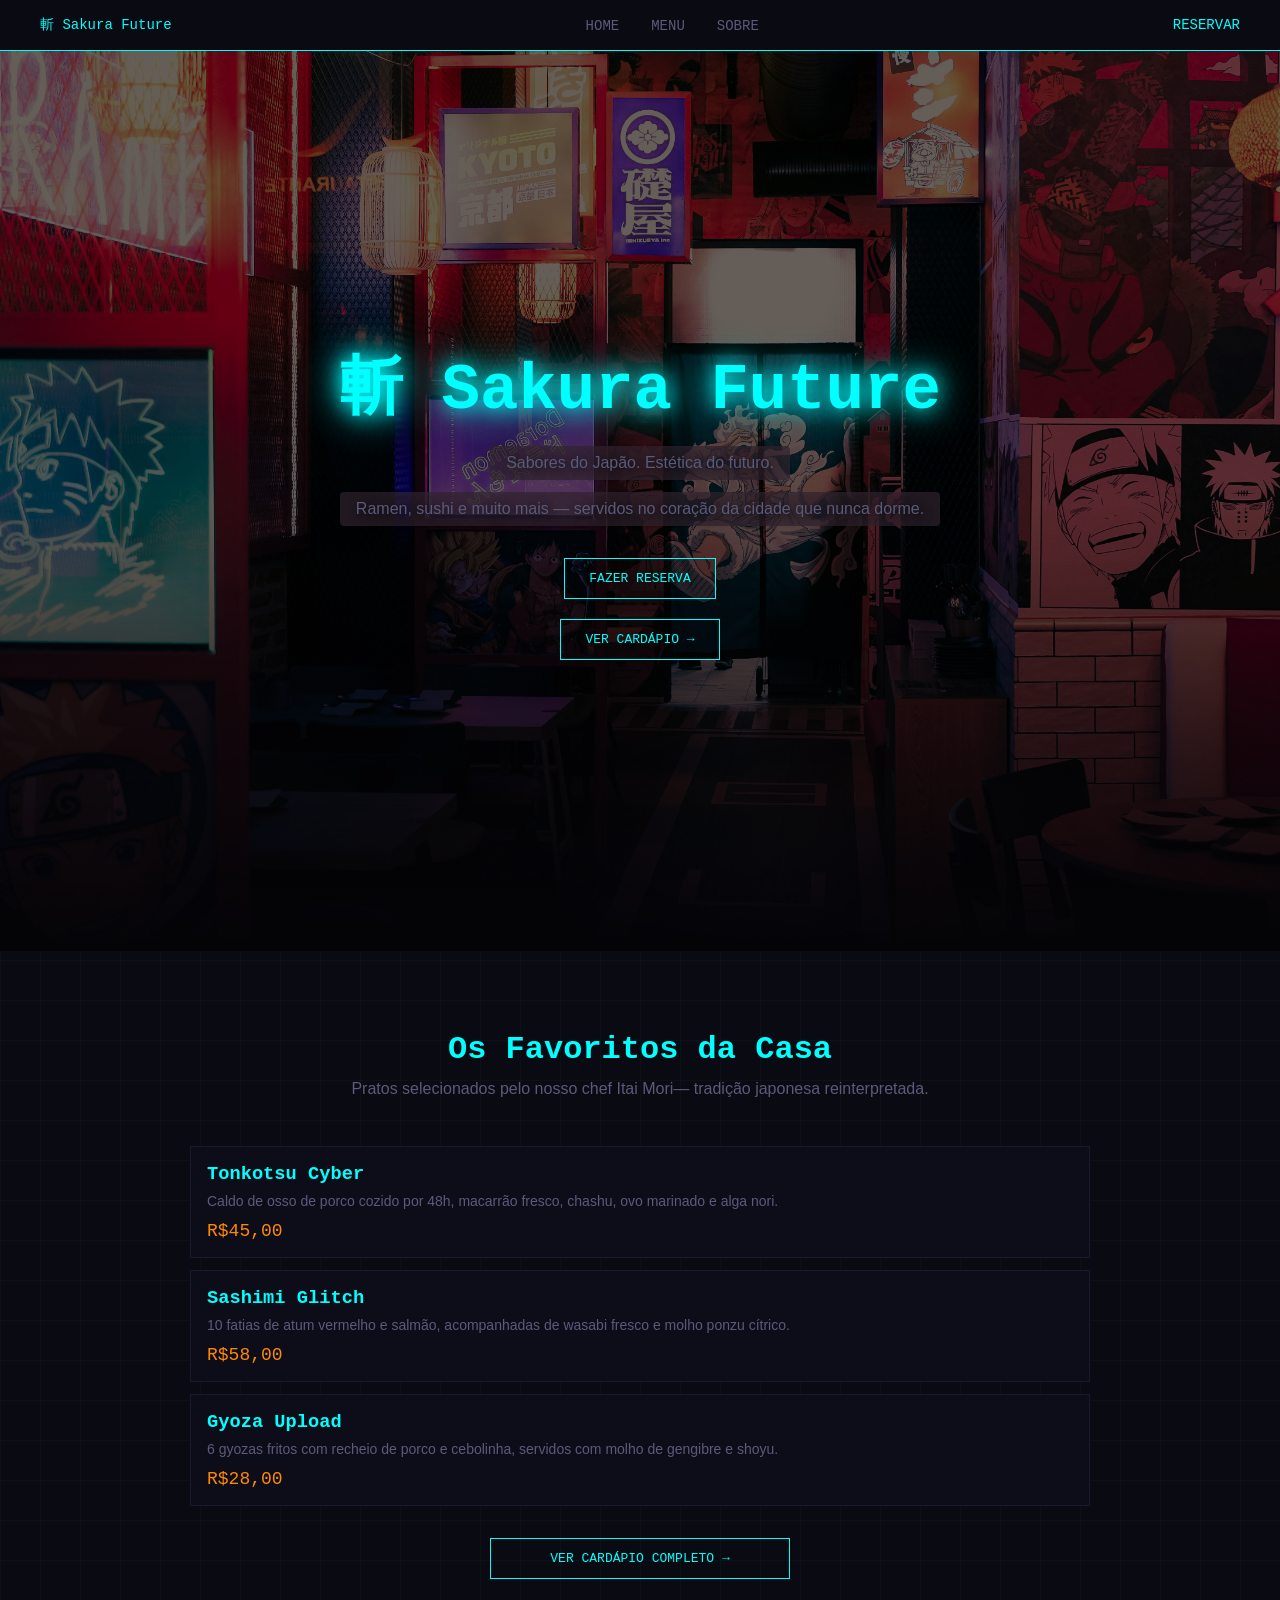
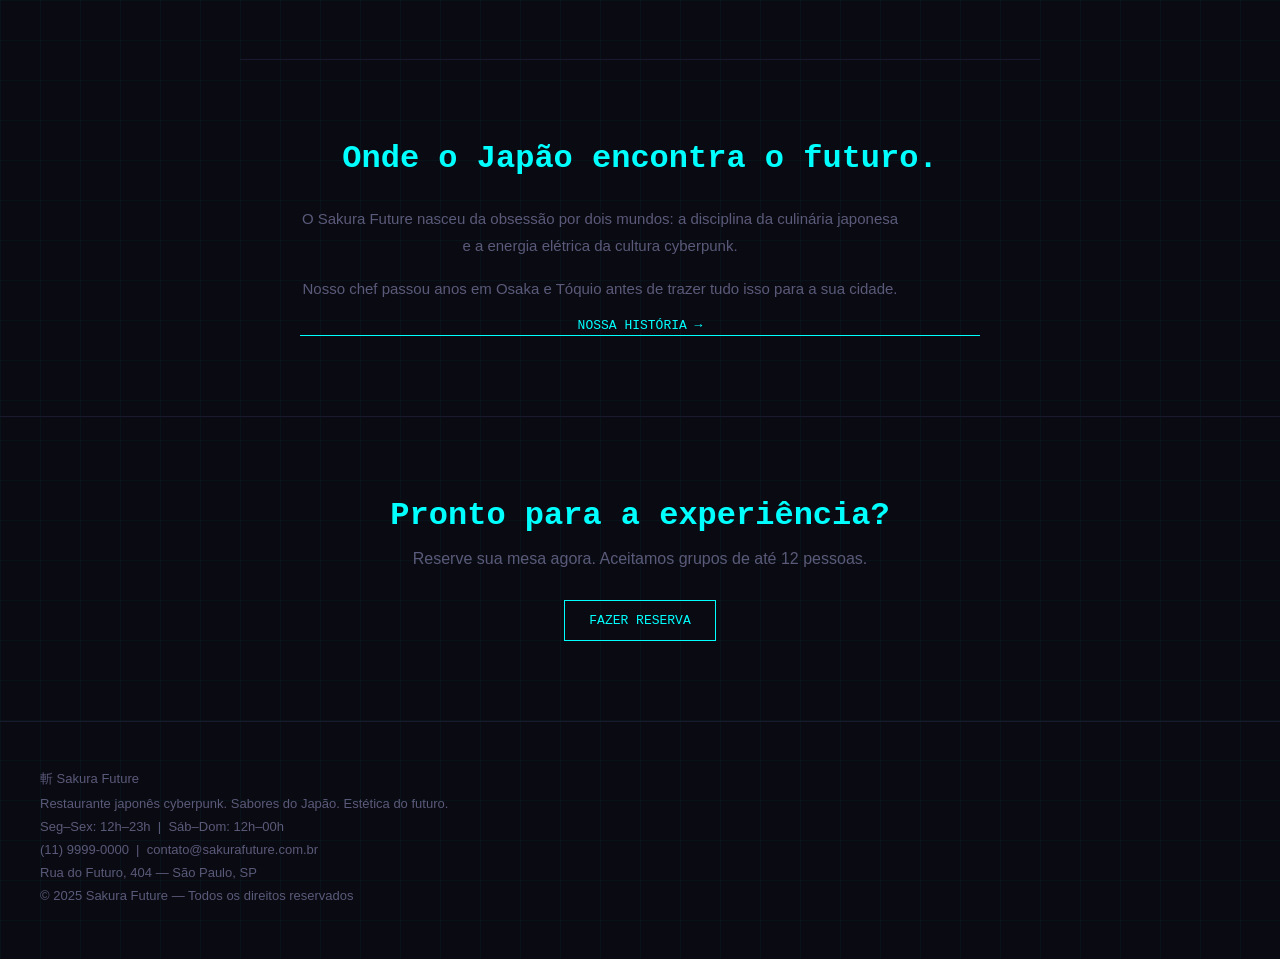
<file: index.html>
<!doctype html>
<html lang="pt-BR">
  <head>
    <meta charset="UTF-8" />
    <meta name="viewport" content="width=device-width, initial-scale=1.0" />
    <title>Sakura Future — Restaurante Japonês</title>
    <link rel="stylesheet" href="style.css" />
  </head>

  <body>
    <nav>
      <a href="index.html">斬 Sakura Future</a>
      <ul>
        <li><a href="index.html">HOME</a></li>
        <li><a href="menu.html">MENU</a></li>
        <li><a href="sobre.html">SOBRE</a></li>
      </ul>
      <a href="reservas.html">RESERVAR</a>
    </nav>

    <div class="principal-gradient">
      <section id="principal">
        <h1>斬 Sakura Future</h1>
        <p>Sabores do Japão. Estética do futuro.</p>
        <p>
          Ramen, sushi e muito mais — servidos no coração da cidade que nunca
          dorme.
        </p>
        <a href="reservas.html">FAZER RESERVA</a>
        <a href="menu.html">VER CARDÁPIO →</a>
      </section>
    </div>

    <section id="destaques">
      <h2>Os Favoritos da Casa</h2>
      <p>
        Pratos selecionados pelo nosso chef Itai Mori— tradição japonesa
        reinterpretada.
      </p>

      <article>
        <h3>Tonkotsu Cyber</h3>
        <p>
          Caldo de osso de porco cozido por 48h, macarrão fresco, chashu, ovo
          marinado e alga nori.
        </p>
        <span>R$45,00</span>
      </article>

      <article>
        <h3>Sashimi Glitch</h3>
        <p>
          10 fatias de atum vermelho e salmão, acompanhadas de wasabi fresco e
          molho ponzu cítrico.
        </p>
        <span>R$58,00</span>
      </article>

      <article id="entrada">
        <h3>Gyoza Upload</h3>
        <p>
          6 gyozas fritos com recheio de porco e cebolinha, servidos com molho
          de gengibre e shoyu.
        </p>
        <span>R$28,00</span>
      </article>

      <a href="menu.html" class="btn-link">VER CARDÁPIO COMPLETO →</a>
    </section>

    <section id="sobre">
      <h2>Onde o Japão encontra o futuro.</h2>
      <p>
        O Sakura Future nasceu da obsessão por dois mundos: a disciplina da
        culinária japonesa e a energia elétrica da cultura cyberpunk.
      </p>
      <p>
        Nosso chef passou anos em Osaka e Tóquio antes de trazer tudo isso para
        a sua cidade.
      </p>
      <a href="sobre.html">NOSSA HISTÓRIA →</a>
    </section>

    <section id="reserva">
      <h2>Pronto para a experiência?</h2>
      <p>Reserve sua mesa agora. Aceitamos grupos de até 12 pessoas.</p>
      <a href="reservas.html">FAZER RESERVA</a>
    </section>

    <footer>
      <p>斬 Sakura Future</p>
      <p>
        Restaurante japonês cyberpunk. Sabores do Japão. Estética do futuro.
      </p>

      <nav>
        <a href="index.html">Home</a>
        <a href="menu.html">Menu</a>
        <a href="sobre.html">Sobre</a>
        <a href="reservas.html">Reservar</a>
      </nav>

      <p>Seg–Sex: 12h–23h &nbsp;|&nbsp; Sáb–Dom: 12h–00h</p>
      <p>(11) 9999-0000 &nbsp;|&nbsp; contato@sakurafuture.com.br</p>
      <p>Rua do Futuro, 404 — São Paulo, SP</p>
      <p>© 2025 Sakura Future — Todos os direitos reservados</p>
    </footer>
  </body>
</html>
</file>
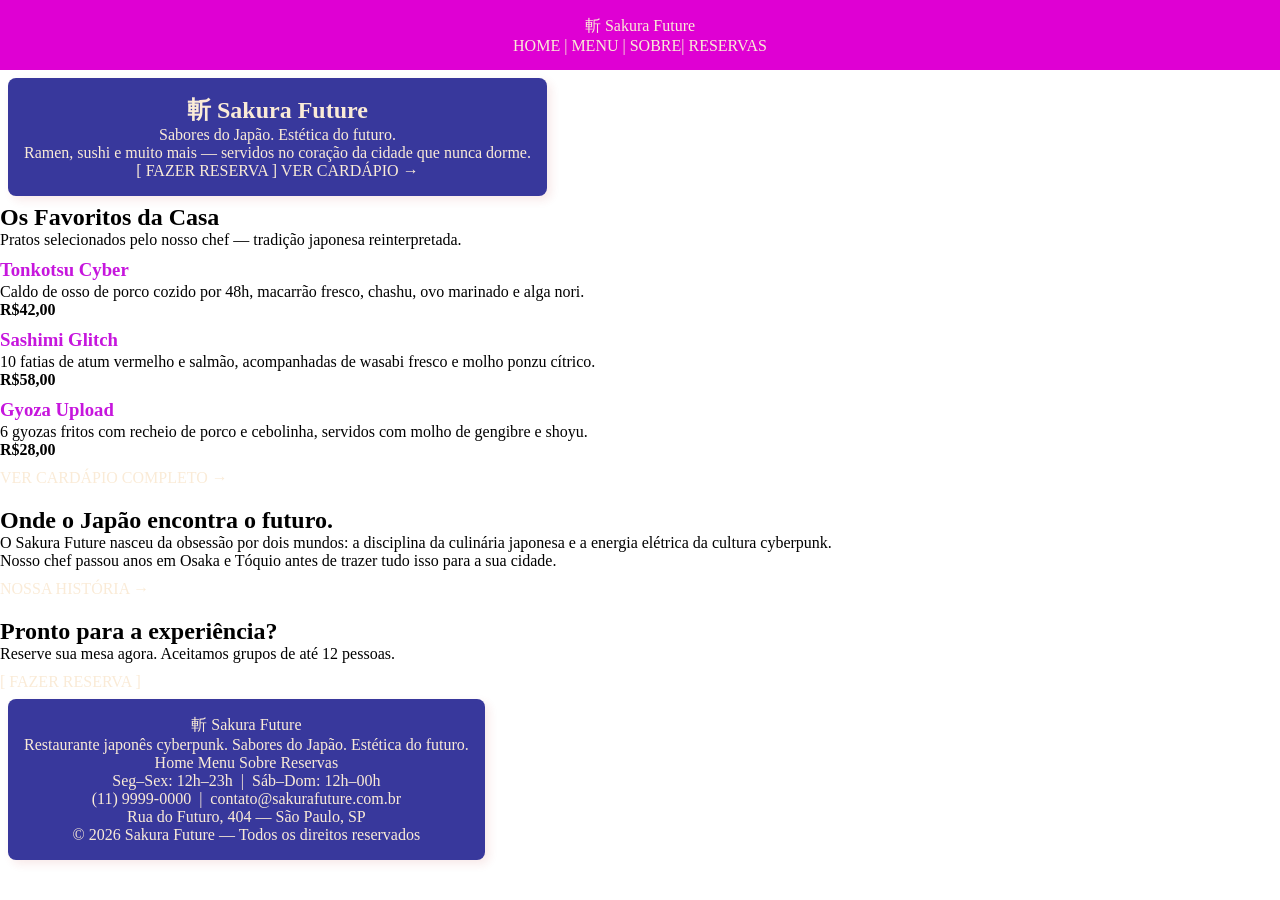
<file: Sakura-future/index.html>
<!doctype html>
<html lang="en">
  <head>
    <meta charset="UTF-8" />
    <meta name="viewport" content="width=device-width, initial-scale=1.0" />
    <title>Sakura Future — Restaurante Japonês</title>
    <link rel="stylesheet" href="style.css" />
  </head>

  <body>
    <nav id="INICIO" class="inicio-barra">
      <a href="index.html">斬 Sakura Future</a>
      <p>
        <a href="index.html">HOME</a> | <a href="menu.html">MENU</a> |
        <a href="sobre.html">SOBRE</a>|
        <a href="reservas.html" class="btn">RESERVAS</a>
      </p>
    </nav>

    <section id="principal">
      <h1>斬 Sakura Future</h1>
      <p>Sabores do Japão. Estética do futuro.</p>
      <p>
        Ramen, sushi e muito mais — servidos no coração da cidade que nunca
        dorme.
      </p>
      <a href="reservas.html">[ FAZER RESERVA ]</a>
      <a href="menu.html">VER CARDÁPIO →</a>
    </section>

    <section id="destaques">
      <h2>Os Favoritos da Casa</h2>
      <p>
        Pratos selecionados pelo nosso chef — tradição japonesa reinterpretada.
      </p>
      <div style="height: 10px"></div>

      <article>
        <h3>Tonkotsu Cyber</h3>
        <p>
          Caldo de osso de porco cozido por 48h, macarrão fresco, chashu, ovo
          marinado e alga nori.
        </p>
        <span><strong>R$42,00</strong></span>
      </article>
      <div style="height: 10px"></div>

      <article>
        <h3>Sashimi Glitch</h3>
        <p>
          10 fatias de atum vermelho e salmão, acompanhadas de wasabi fresco e
          molho ponzu cítrico.
        </p>
        <span><strong>R$58,00</strong></span>
      </article>
      <div style="height: 10px"></div>

      <article>
        <h3>Gyoza Upload</h3>
        <p>
          6 gyozas fritos com recheio de porco e cebolinha, servidos com molho
          de gengibre e shoyu.
        </p>
        <span><strong>R$28,00</strong></span>
      </article>
      <div style="height: 10px"></div>

      <a href="menu.html"> VER CARDÁPIO COMPLETO →</a>
    </section>
    <div style="height: 20px"></div>

    <section id="sobre">
      <h2>Onde o Japão encontra o futuro.</h2>
      <p>
        O Sakura Future nasceu da obsessão por dois mundos: a disciplina da
        culinária japonesa e a energia elétrica da cultura cyberpunk.
      </p>
      <p>
        Nosso chef passou anos em Osaka e Tóquio antes de trazer tudo isso para
        a sua cidade.
      </p>
      <div style="height: 10px"></div>

      <a href="sobre.html">NOSSA HISTÓRIA →</a>
    </section>

    <div style="height: 20px"></div>

    <section id="reserva">
      <h2>Pronto para a experiência?</h2>
      <p>Reserve sua mesa agora. Aceitamos grupos de até 12 pessoas.</p>
      <div style="height: 10px"></div>

      <a href="reservas.html">[ FAZER RESERVA ]</a>
    </section>

    <section id="fim_da_pagina">
      <p>斬 Sakura Future</p>
      <p>
        Restaurante japonês cyberpunk. Sabores do Japão. Estética do futuro.
      </p>

      <nav>
        <a href="index.html">Home</a>
        <a href="menu.html">Menu</a>
        <a href="sobre.html">Sobre</a>
        <a href="reservas.html">Reservas</a>
      </nav>

      <p>Seg–Sex: 12h–23h &nbsp;|&nbsp; Sáb–Dom: 12h–00h</p>
      <p>(11) 9999-0000 &nbsp;|&nbsp; contato@sakurafuture.com.br</p>
      <p>Rua do Futuro, 404 — São Paulo, SP</p>

      <p>© 2026 Sakura Future — Todos os direitos reservados</p>
    </section>
  </body>
</html>
</file>
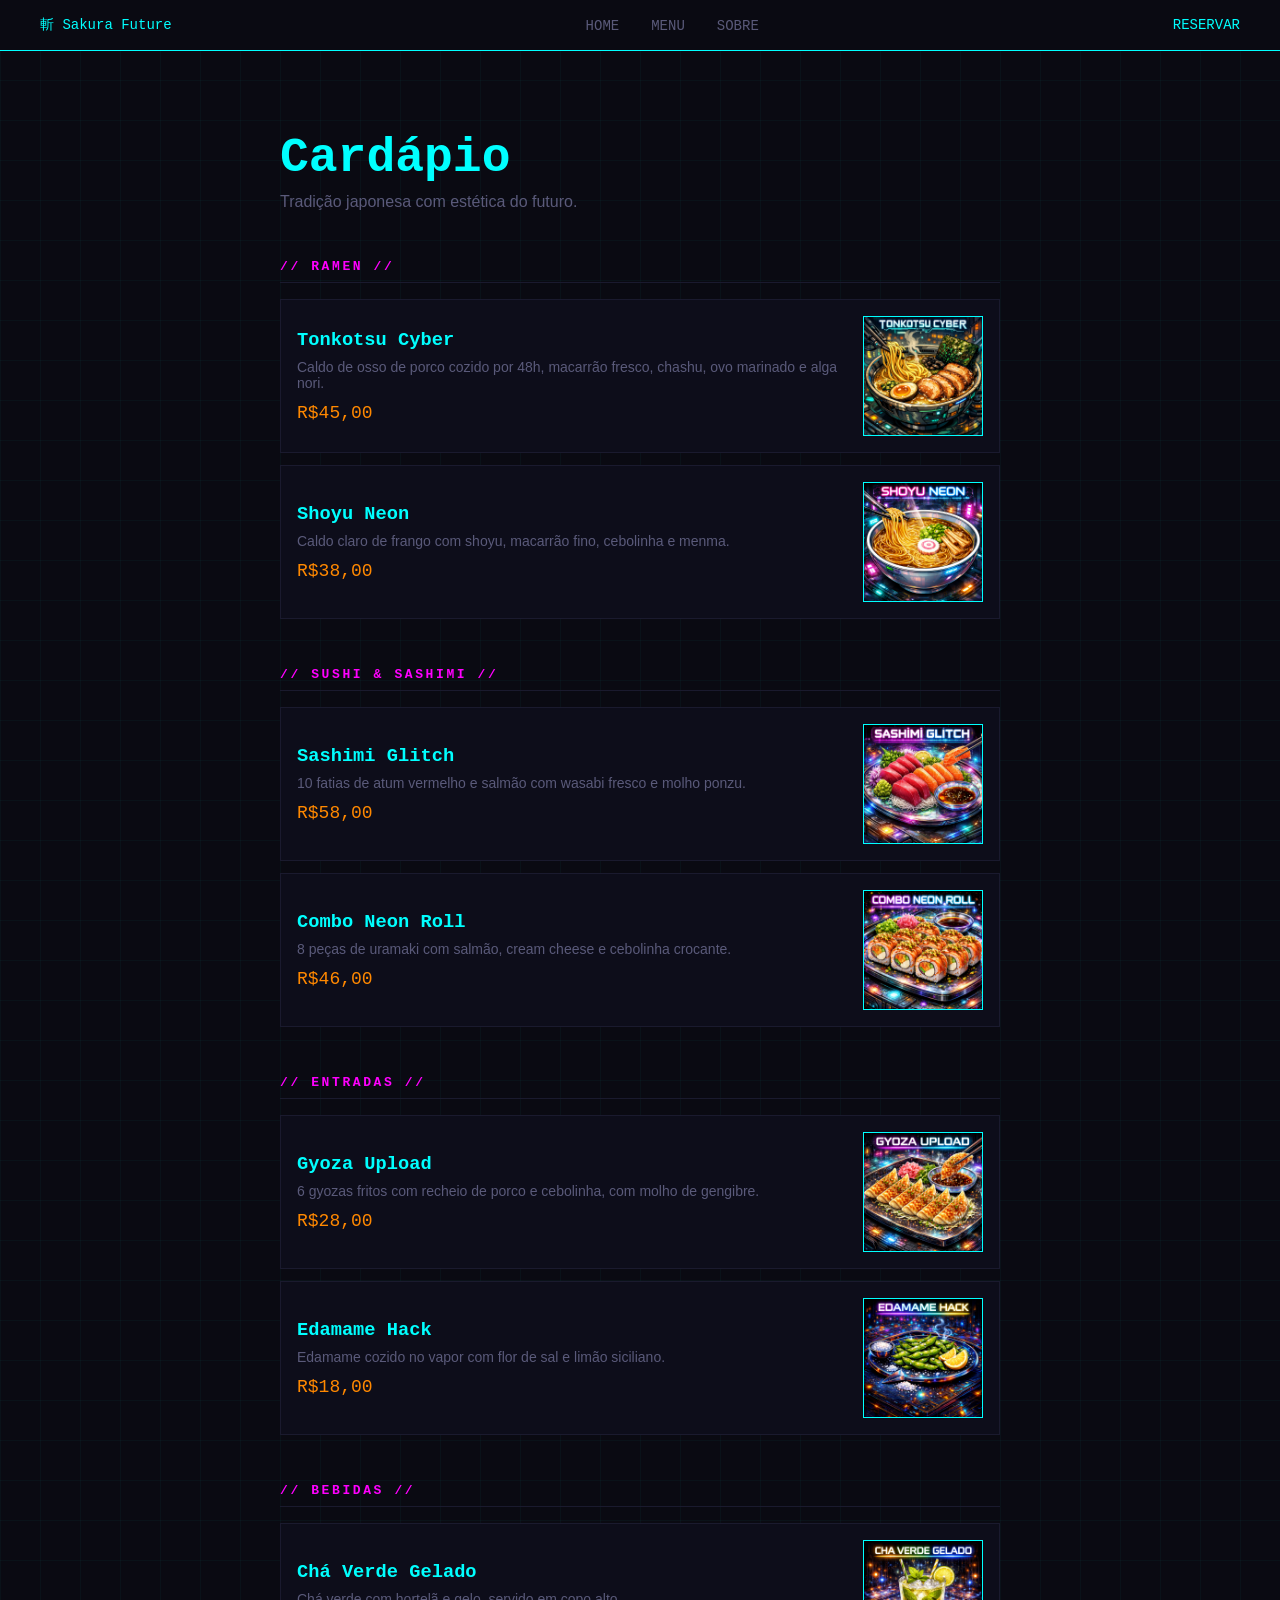
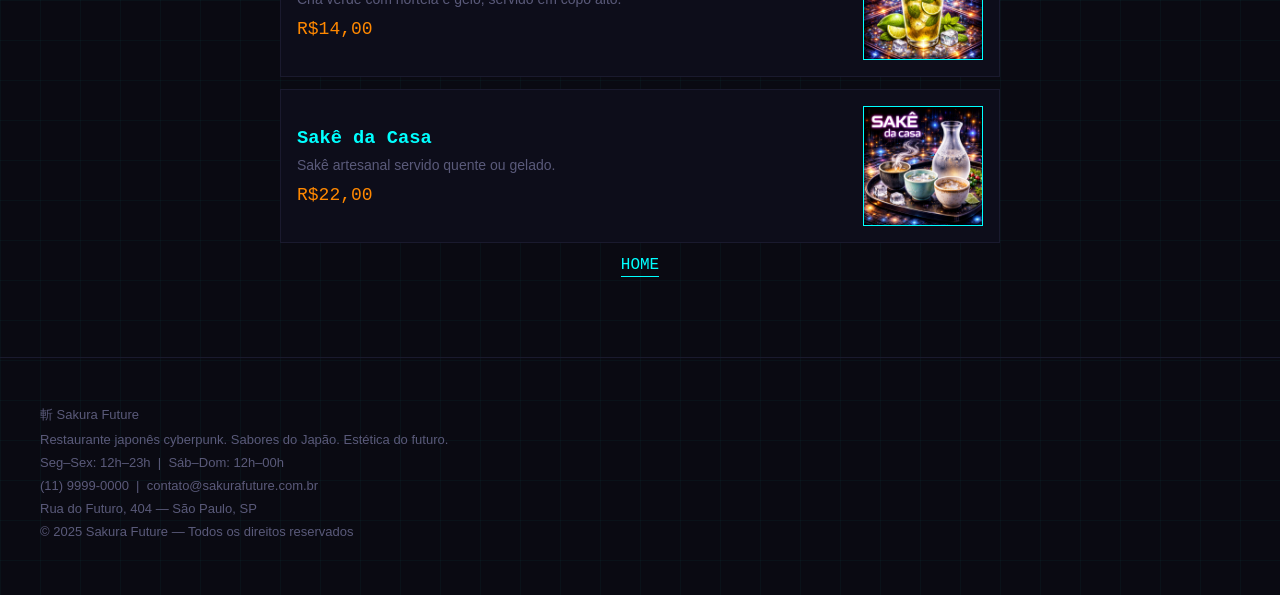
<file: menu.html>
<!doctype html>
<html lang="pt-BR">
  <head>
    <meta charset="UTF-8" />
    <meta name="viewport" content="width=device-width, initial-scale=1.0" />
    <title>Menu — Sakura Future</title>
    <link rel="stylesheet" href="style.css" />
  </head>

  <body>
    <nav>
      <a href="index.html">斬 Sakura Future</a>
      <ul>
        <li><a href="index.html">HOME</a></li>
        <li><a href="menu.html">MENU</a></li>
        <li><a href="sobre.html">SOBRE</a></li>
      </ul>
      <a href="reservas.html">RESERVAR</a>
    </nav>

    <section id="menu">
      <h1>Cardápio</h1>
      <p>Tradição japonesa com estética do futuro.</p>

      <h2>// RAMEN //</h2>
      <article>
        <div class="item-container">
          <div class="item-info">
            <h3>Tonkotsu Cyber</h3>
            <p>
              Caldo de osso de porco cozido por 48h, macarrão fresco, chashu,
              ovo marinado e alga nori.
            </p>
            <span>R$45,00</span>
          </div>
          <img
            src="/tonkotsu_cyber.png"
            alt="Imagem ilustrativa do prato Tonkotsu Cyber"
          />
        </div>
      </article>
      <article>
        <div class="item-container">
          <div class="item-info">
            <h3>Shoyu Neon</h3>
            <p>
              Caldo claro de frango com shoyu, macarrão fino, cebolinha e menma.
            </p>
            <span>R$38,00</span>
          </div>
          <img
            src="/shoyu_neon.png"
            alt="Imagem ilustrativa do prato Shoyu Neon"
          />
        </div>
      </article>

      <h2>// SUSHI & SASHIMI //</h2>
      <article>
        <div class="item-container">
          <div class="item-info">
            <h3>Sashimi Glitch</h3>
            <p>
              10 fatias de atum vermelho e salmão com wasabi fresco e molho
              ponzu.
            </p>
            <span>R$58,00</span>
          </div>
          <img
            src="/sashimi_glitch.png"
            alt="Imagem ilustrativa do prato Sashimi Glitch"
          />
        </div>
      </article>

      <article>
        <div class="item-container">
          <div class="item-info">
            <h3>Combo Neon Roll</h3>
            <p>
              8 peças de uramaki com salmão, cream cheese e cebolinha crocante.
            </p>
            <span>R$46,00</span>
          </div>
          <img
            src="/combo_neon_roll.png"
            alt="Imagem ilustrativa do prato Combo Neon Roll"
          />
        </div>
      </article>

      <h2>// ENTRADAS //</h2>
      <article>
        <div class="item-container">
          <div class="item-info">
            <h3>Gyoza Upload</h3>
            <p>
              6 gyozas fritos com recheio de porco e cebolinha, com molho de
              gengibre.
            </p>
            <span>R$28,00</span>
          </div>
          <img
            src="/gyoza_upload.png"
            alt="Imagem ilustrativa do prato Gyoza Upload"
          />
        </div>
      </article>

      <article>
        <div class="item-container">
          <div class="item-info">
            <h3>Edamame Hack</h3>
            <p>Edamame cozido no vapor com flor de sal e limão siciliano.</p>
            <span>R$18,00</span>
          </div>
          <img
            src="/edamame_hack.png"
            alt="Imagem ilustrativa do prato Edamame Hack"
          />
        </div>
      </article>

      <h2>// BEBIDAS //</h2>
      <article>
        <div class="item-container">
          <div class="item-info">
            <h3>Chá Verde Gelado</h3>
            <p>Chá verde com hortelã e gelo, servido em copo alto.</p>
            <span>R$14,00</span>
          </div>
          <img
            src="/cha_verde_gelado.png"
            alt="Imagem ilustrativa do prato Chá Verde Gelado"
          />
        </div>
      </article>

      <article>
        <div class="item-container">
          <div class="item-info">
            <h3>Sakê da Casa</h3>
            <p>Sakê artesanal servido quente ou gelado.</p>
            <span>R$22,00</span>
          </div>
          <img
            src="/sake_da_casa.png"
            alt="Imagem ilustrativa do prato Sakê da Casa"
          />
        </div>
      </article>

      <div style="text-align: center">
        <a id="home_menu" href="/index.html">HOME</a>
      </div>
    </section>

    <footer>
      <p>斬 Sakura Future</p>
      <p>
        Restaurante japonês cyberpunk. Sabores do Japão. Estética do futuro.
      </p>
      <nav>
        <a href="index.html">Home</a>
        <a href="menu.html">Menu</a>
        <a href="sobre.html">Sobre</a>
        <a href="reservas.html">Reservas</a>
      </nav>
      <p>Seg–Sex: 12h–23h &nbsp;|&nbsp; Sáb–Dom: 12h–00h</p>
      <p>(11) 9999-0000 &nbsp;|&nbsp; contato@sakurafuture.com.br</p>
      <p>Rua do Futuro, 404 — São Paulo, SP</p>
      <p>© 2025 Sakura Future — Todos os direitos reservados</p>
    </footer>
  </body>
</html>
</file>
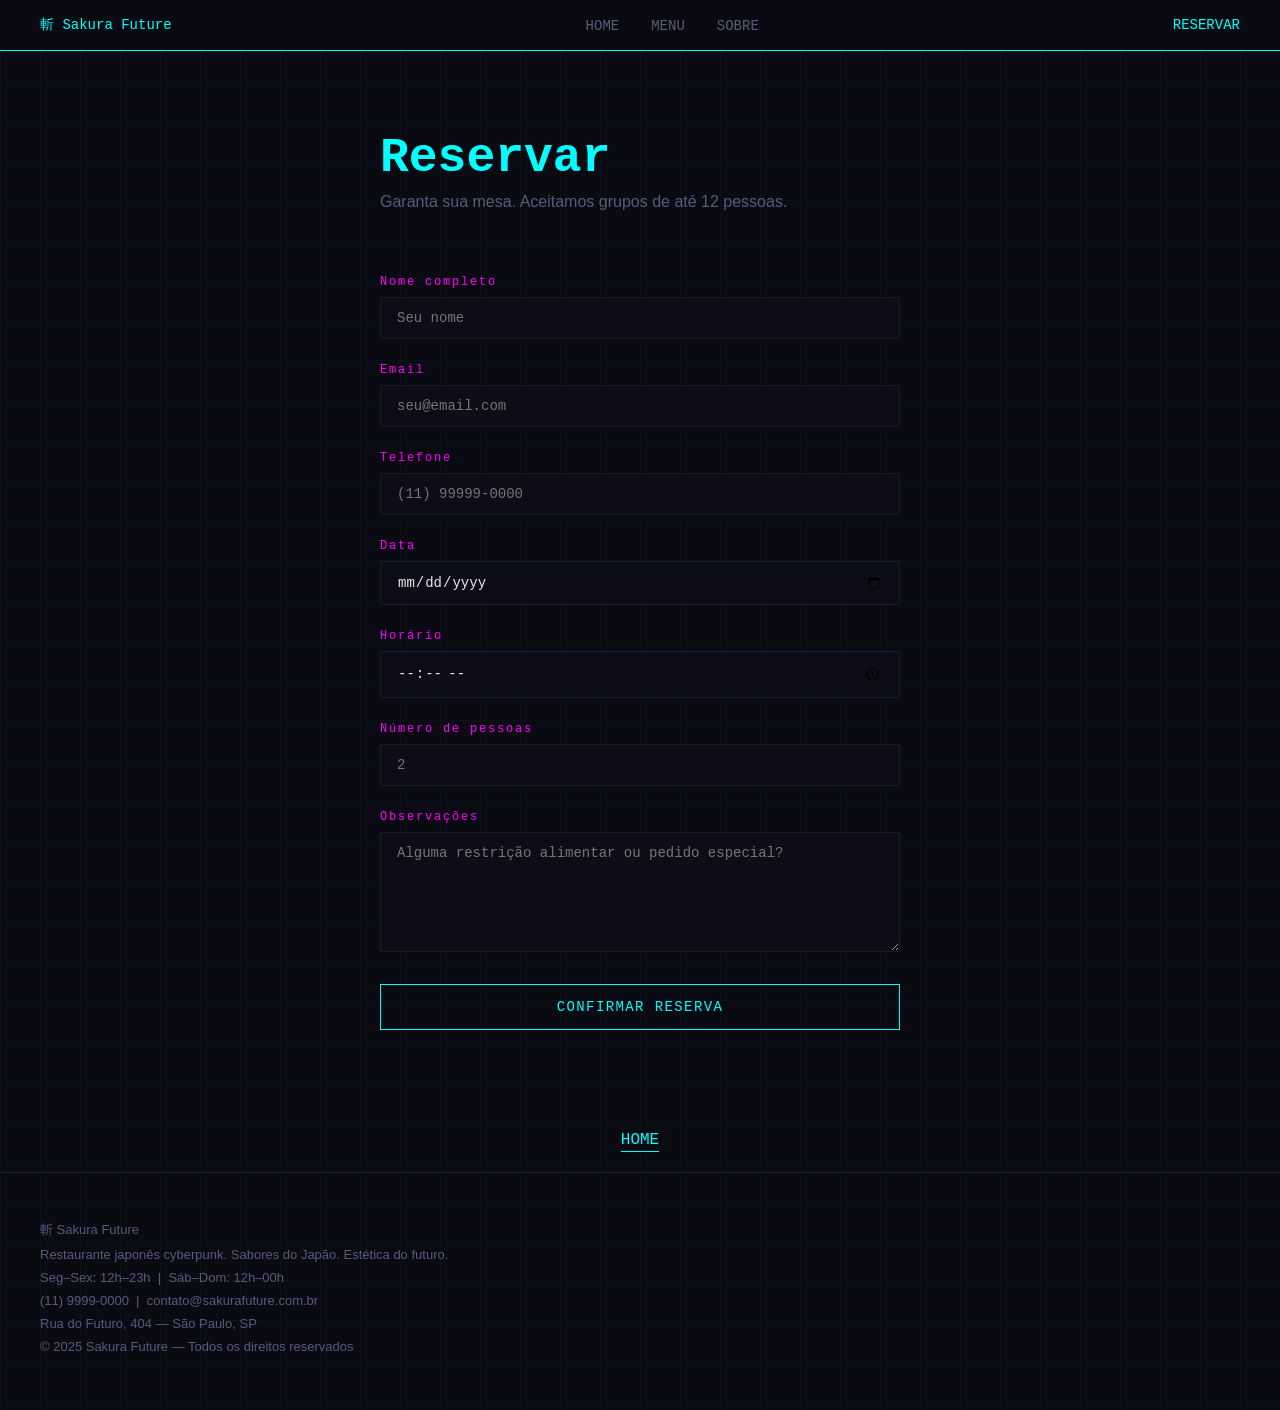
<file: reservas.html>
<!doctype html>
<html lang="pt-BR">
  <head>
    <meta charset="UTF-8" />
    <meta name="viewport" content="width=device-width, initial-scale=1.0" />
    <title>Reservas — Sakura Future</title>
    <link rel="stylesheet" href="style.css" />
  </head>

  <body>
    <nav>
      <a href="index.html">斬 Sakura Future</a>
      <ul>
        <li><a href="index.html">HOME</a></li>
        <li><a href="menu.html">MENU</a></li>
        <li><a href="sobre.html">SOBRE</a></li>
      </ul>
      <a href="reservas.html">RESERVAR</a>
    </nav>

    <section id="reservas-page">
      <h1>Reservar</h1>
      <p>Garanta sua mesa. Aceitamos grupos de até 12 pessoas.</p>

      <form>
        <label>Nome completo</label>
        <input type="text" placeholder="Seu nome" />

        <label>Email</label>
        <input type="email" placeholder="seu@email.com" />

        <label>Telefone</label>
        <input type="tel" placeholder="(11) 99999-0000" />

        <label>Data</label>
        <input type="date" />

        <label>Horário</label>
        <input type="time" />

        <label>Número de pessoas</label>
        <input type="number" placeholder="2" min="1" max="12" />

        <label>Observações</label>
        <textarea
          placeholder="Alguma restrição alimentar ou pedido especial?"
        ></textarea>

        <button type="submit">CONFIRMAR RESERVA</button>
      </form>
    </section>

    <div style="text-align: center; margin: 20px 0">
      <a id="home_menu" href="/index.html">HOME</a>
    </div>

    <footer>
      <p>斬 Sakura Future</p>
      <p>
        Restaurante japonês cyberpunk. Sabores do Japão. Estética do futuro.
      </p>
      <nav>
        <a href="index.html">Home</a>
        <a href="menu.html">Menu</a>
        <a href="sobre.html">Sobre</a>
        <a href="reservas.html">Reservar</a>
      </nav>
      <p>Seg–Sex: 12h–23h &nbsp;|&nbsp; Sáb–Dom: 12h–00h</p>
      <p>(11) 9999-0000 &nbsp;|&nbsp; contato@sakurafuture.com.br</p>
      <p>Rua do Futuro, 404 — São Paulo, SP</p>
      <p>© 2025 Sakura Future — Todos os direitos reservados</p>
    </footer>
  </body>
</html>
</file>
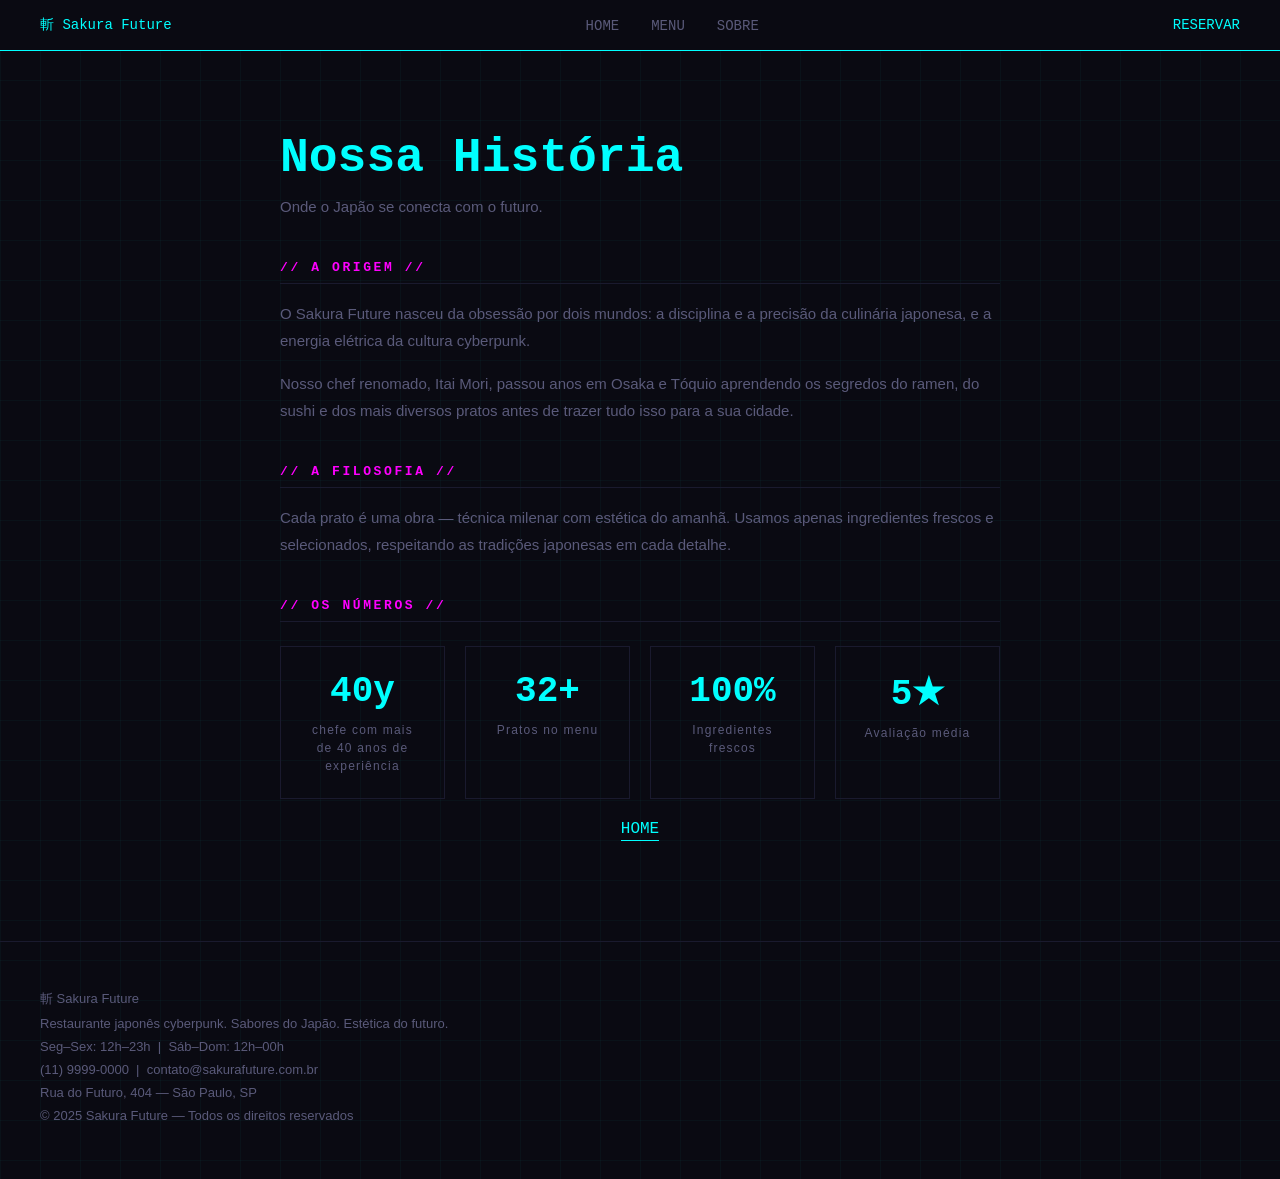
<file: sobre.html>
<!doctype html>
<html lang="pt-BR">
  <head>
    <meta charset="UTF-8" />
    <meta name="viewport" content="width=device-width, initial-scale=1.0" />
    <title>Sobre — Sakura Future</title>
    <link rel="stylesheet" href="style.css" />
  </head>

  <body>
    <nav>
      <a href="index.html">斬 Sakura Future</a>
      <ul>
        <li><a href="index.html">HOME</a></li>
        <li><a href="menu.html">MENU</a></li>
        <li><a href="sobre.html">SOBRE</a></li>
      </ul>
      <a href="reservas.html">RESERVAR</a>
    </nav>

    <section id="sobre-page">
      <h1>Nossa História</h1>
      <p>Onde o Japão se conecta com o futuro.</p>

      <h2>// A ORIGEM //</h2>
      <p>
        O Sakura Future nasceu da obsessão por dois mundos: a disciplina e a
        precisão da culinária japonesa, e a energia elétrica da cultura
        cyberpunk.
      </p>
      <p>
        Nosso chef renomado, Itai Mori, passou anos em Osaka e Tóquio aprendendo
        os segredos do ramen, do sushi e dos mais diversos pratos antes de
        trazer tudo isso para a sua cidade.
      </p>

      <h2>// A FILOSOFIA //</h2>
      <p>
        Cada prato é uma obra — técnica milenar com estética do amanhã. Usamos
        apenas ingredientes frescos e selecionados, respeitando as tradições
        japonesas em cada detalhe.
      </p>

      <h2>// OS NÚMEROS //</h2>
      <div id="numeros">
        <div>
          <strong>40y</strong>
          <span>chefe com mais de 40 anos de experiência</span>
        </div>
        <div>
          <strong>32+</strong>
          <span>Pratos no menu</span>
        </div>
        <div>
          <strong>100%</strong>
          <span>Ingredientes frescos</span>
        </div>
        <div>
          <strong>5★</strong>
          <span>Avaliação média</span>
        </div>
      </div>

      <div style="text-align: center; margin: 20px">
        <a id="home_menu" href="/index.html">HOME</a>
      </div>
    </section>

    <footer>
      <p>斬 Sakura Future</p>
      <p>
        Restaurante japonês cyberpunk. Sabores do Japão. Estética do futuro.
      </p>
      <nav>
        <a href="index.html">Home</a>
        <a href="menu.html">Menu</a>
        <a href="sobre.html">Sobre</a>
        <a href="reservas.html">Reservar</a>
      </nav>
      <p>Seg–Sex: 12h–23h &nbsp;|&nbsp; Sáb–Dom: 12h–00h</p>
      <p>(11) 9999-0000 &nbsp;|&nbsp; contato@sakurafuture.com.br</p>
      <p>Rua do Futuro, 404 — São Paulo, SP</p>
      <p>© 2025 Sakura Future — Todos os direitos reservados</p>
    </footer>
  </body>
</html>
</file>
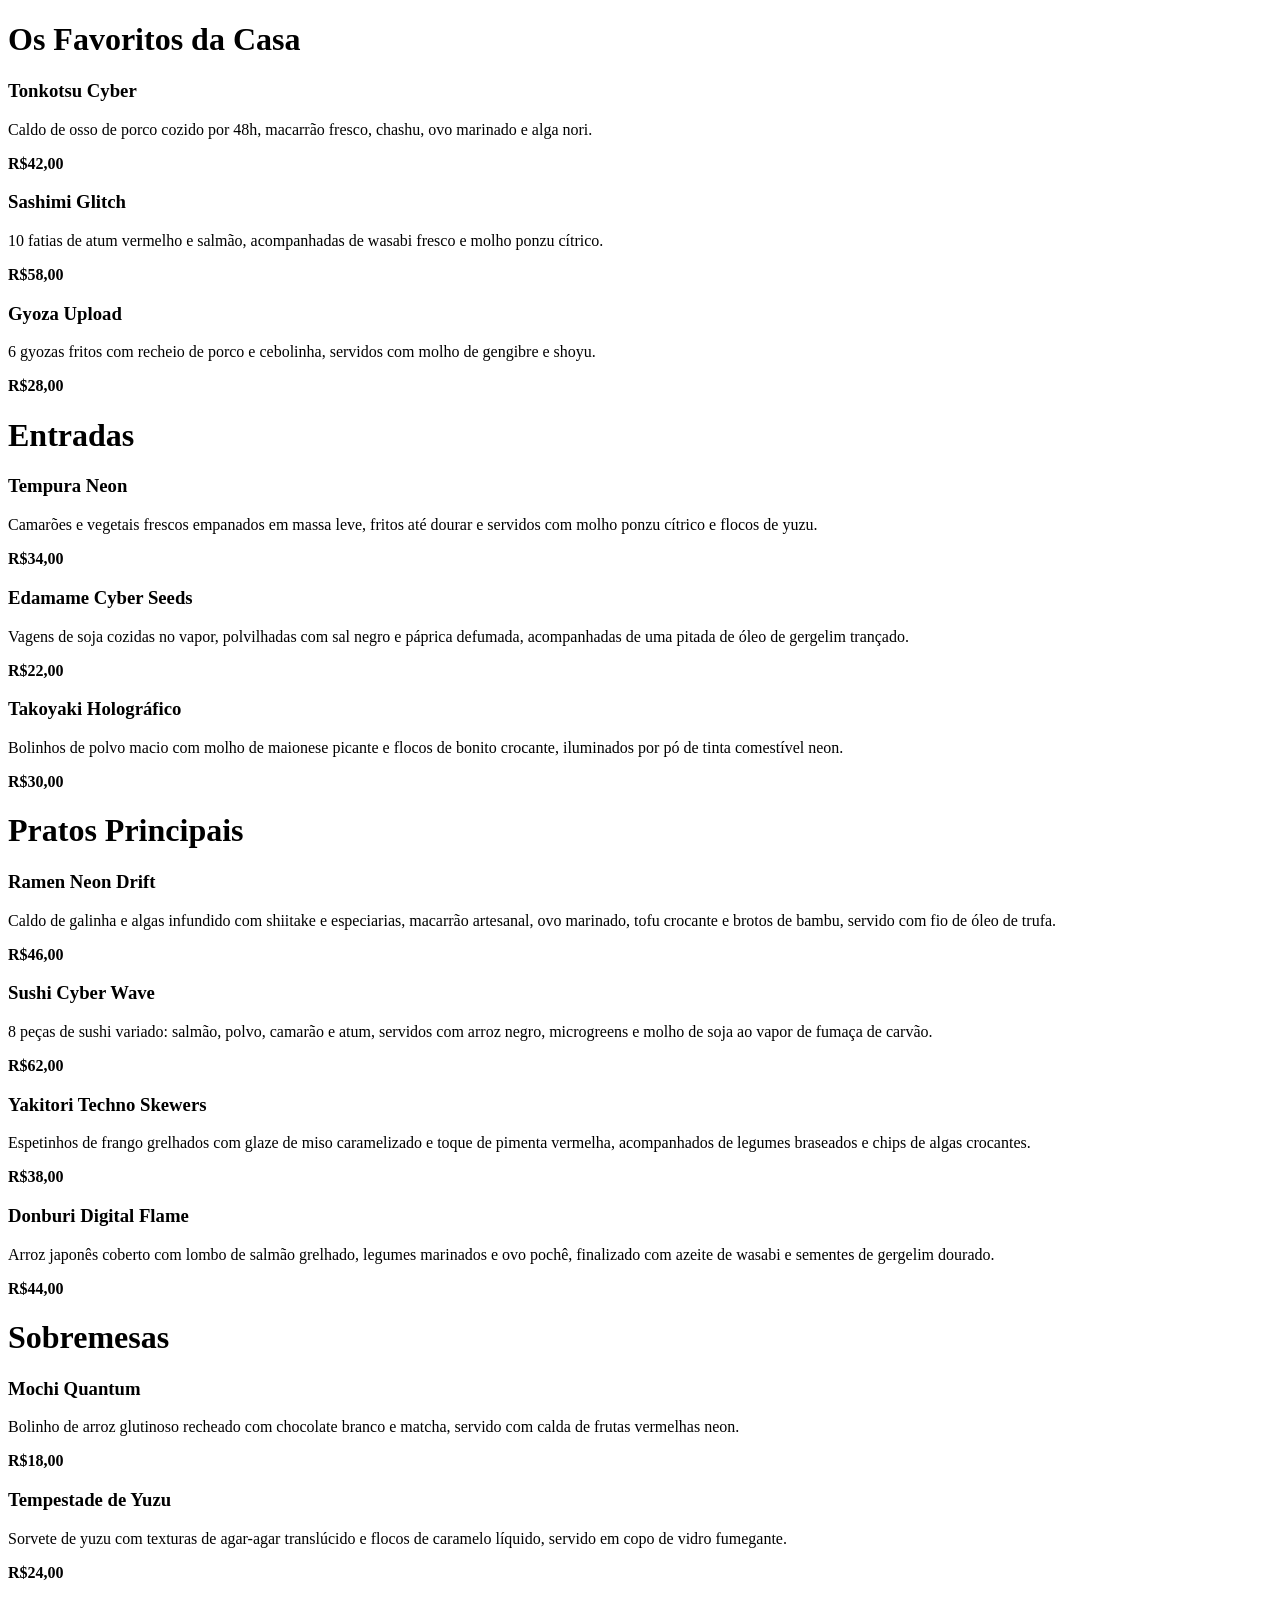
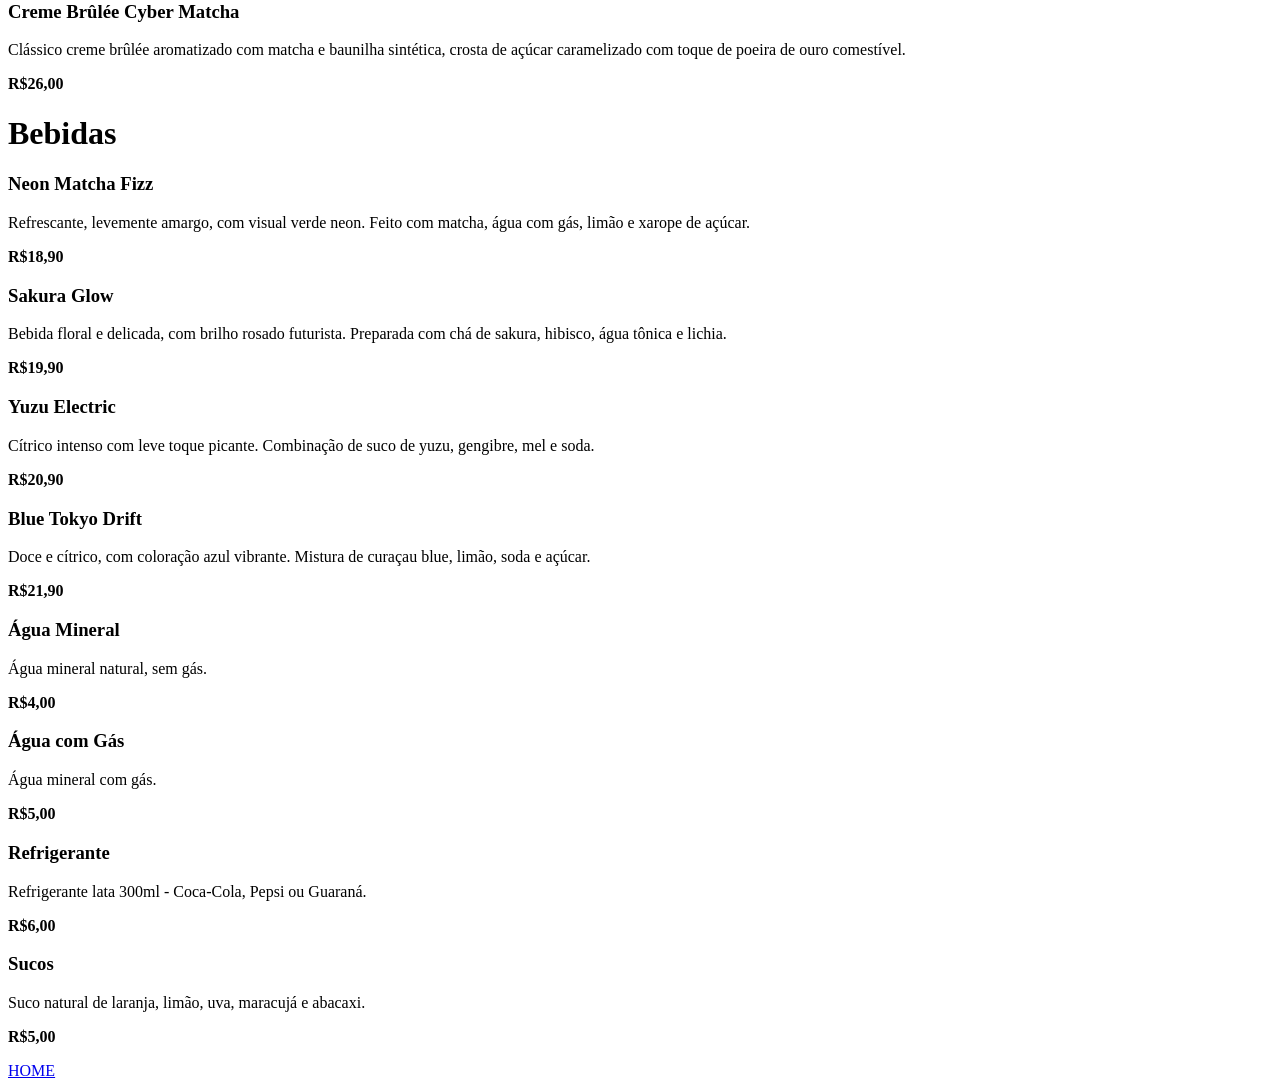
<file: Sakura-future/menu.html>
<!doctype html>
<html lang="en">
  <head>
    <meta charset="UTF-8" />
    <meta name="viewport" content="width=device-width, initial-scale=1.0" />
    <title>Document</title>
  </head>
  <body>
    <h1>Os Favoritos da Casa</h1>
    <h3>Tonkotsu Cyber</h3>
    <p>
      Caldo de osso de porco cozido por 48h, macarrão fresco, chashu, ovo
      marinado e alga nori.
    </p>
    <p><strong>R$42,00</strong></p>

    <h3>Sashimi Glitch</h3>
    <p>
      10 fatias de atum vermelho e salmão, acompanhadas de wasabi fresco e molho
      ponzu cítrico.
    </p>
    <p><strong>R$58,00</strong></p>

    <h3>Gyoza Upload</h3>
    <p>
      6 gyozas fritos com recheio de porco e cebolinha, servidos com molho de
      gengibre e shoyu.
    </p>
    <p><strong>R$28,00</strong></p>
    <p></p>
    <h1>Entradas</h1>

    <h3>Tempura Neon</h3>
    <p>
      Camarões e vegetais frescos empanados em massa leve, fritos até dourar e
      servidos com molho ponzu cítrico e flocos de yuzu.
    </p>
    <p><strong>R$34,00</strong></p>

    <h3>Edamame Cyber Seeds</h3>
    <p>
      Vagens de soja cozidas no vapor, polvilhadas com sal negro e páprica
      defumada, acompanhadas de uma pitada de óleo de gergelim trançado.
    </p>
    <p><strong>R$22,00</strong></p>

    <h3>Takoyaki Holográfico</h3>
    <p>
      Bolinhos de polvo macio com molho de maionese picante e flocos de bonito
      crocante, iluminados por pó de tinta comestível neon.
    </p>
    <p><strong>R$30,00</strong></p>
    <p></p>
    <h1>Pratos Principais</h1>
    <h3>Ramen Neon Drift</h3>
    <p>
      Caldo de galinha e algas infundido com shiitake e especiarias, macarrão
      artesanal, ovo marinado, tofu crocante e brotos de bambu, servido com fio
      de óleo de trufa.
    </p>
    <p><strong>R$46,00</strong></p>

    <h3>Sushi Cyber Wave</h3>
    <p>
      8 peças de sushi variado: salmão, polvo, camarão e atum, servidos com
      arroz negro, microgreens e molho de soja ao vapor de fumaça de carvão.
    </p>
    <p><strong>R$62,00</strong></p>

    <h3>Yakitori Techno Skewers</h3>
    <p>
      Espetinhos de frango grelhados com glaze de miso caramelizado e toque de
      pimenta vermelha, acompanhados de legumes braseados e chips de algas
      crocantes.
    </p>
    <p><strong>R$38,00</strong></p>

    <h3>Donburi Digital Flame</h3>
    <p>
      Arroz japonês coberto com lombo de salmão grelhado, legumes marinados e
      ovo pochê, finalizado com azeite de wasabi e sementes de gergelim dourado.
    </p>
    <p><strong>R$44,00</strong></p>

    <h1>Sobremesas</h1>
    <h3>Mochi Quantum</h3>
    <p>
      Bolinho de arroz glutinoso recheado com chocolate branco e matcha, servido
      com calda de frutas vermelhas neon.
    </p>
    <p><strong>R$18,00</strong></p>

    <h3>Tempestade de Yuzu</h3>
    <p>
      Sorvete de yuzu com texturas de agar-agar translúcido e flocos de caramelo
      líquido, servido em copo de vidro fumegante.
    </p>
    <p><strong>R$24,00</strong></p>

    <h3>Creme Brûlée Cyber Matcha</h3>
    <p>
      Clássico creme brûlée aromatizado com matcha e baunilha sintética, crosta
      de açúcar caramelizado com toque de poeira de ouro comestível.
    </p>
    <p><strong>R$26,00</strong></p>

    <h1>Bebidas</h1>
    <h3>Neon Matcha Fizz</h3>
    <p>
      Refrescante, levemente amargo, com visual verde neon. Feito com matcha,
      água com gás, limão e xarope de açúcar.
    </p>
    <p><strong>R$18,90</strong></p>

    <h3>Sakura Glow</h3>
    <p>
      Bebida floral e delicada, com brilho rosado futurista. Preparada com chá
      de sakura, hibisco, água tônica e lichia.
    </p>
    <p><strong>R$19,90</strong></p>

    <h3>Yuzu Electric</h3>
    <p>
      Cítrico intenso com leve toque picante. Combinação de suco de yuzu,
      gengibre, mel e soda.
    </p>
    <p><strong>R$20,90</strong></p>

    <h3>Blue Tokyo Drift</h3>
    <p>
      Doce e cítrico, com coloração azul vibrante. Mistura de curaçau blue,
      limão, soda e açúcar.
    </p>
    <p><strong>R$21,90</strong></p>

    <h3>Água Mineral</h3>
    <p>Água mineral natural, sem gás.</p>
    <p><strong>R$4,00</strong></p>

    <h3>Água com Gás</h3>
    <p>Água mineral com gás.</p>
    <p><strong>R$5,00</strong></p>

    <h3>Refrigerante</h3>
    <p>Refrigerante lata 300ml - Coca-Cola, Pepsi ou Guaraná.</p>
    <p><strong>R$6,00</strong></p>

    <h3>Sucos</h3>
    <p>Suco natural de laranja, limão, uva, maracujá e abacaxi.</p>
    <p><strong>R$5,00</strong></p>

    <a href="index.html">HOME</a>
  </body>
</html>
</file>
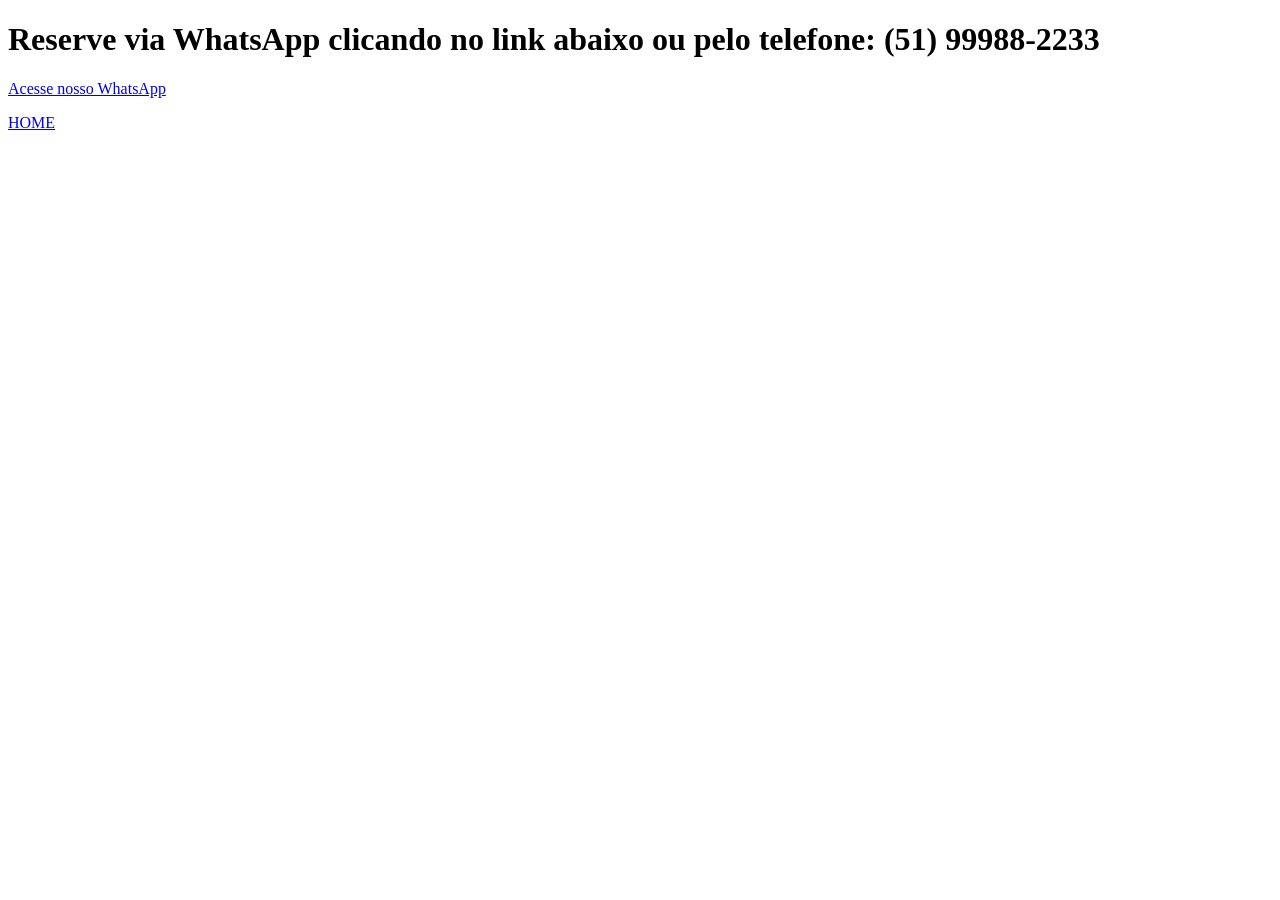
<file: Sakura-future/reservas.html>
<!doctype html>
<html lang="en">
  <head>
    <meta charset="UTF-8" />
    <meta name="viewport" content="width=device-width, initial-scale=1.0" />
    <title>Document</title>

    <style>
      body {
        font-family: Georgia;
      }
    </style>
  </head>
  <body>
    <h1>
      Reserve via WhatsApp clicando no link abaixo ou pelo telefone: (51)
      99988-2233
    </h1>
    <a href="https://wa.me/555199988-2233.com.br">Acesse nosso WhatsApp</a>
    <p></p>
    <a href="index.html">HOME</a>
  </body>
</html>
</file>
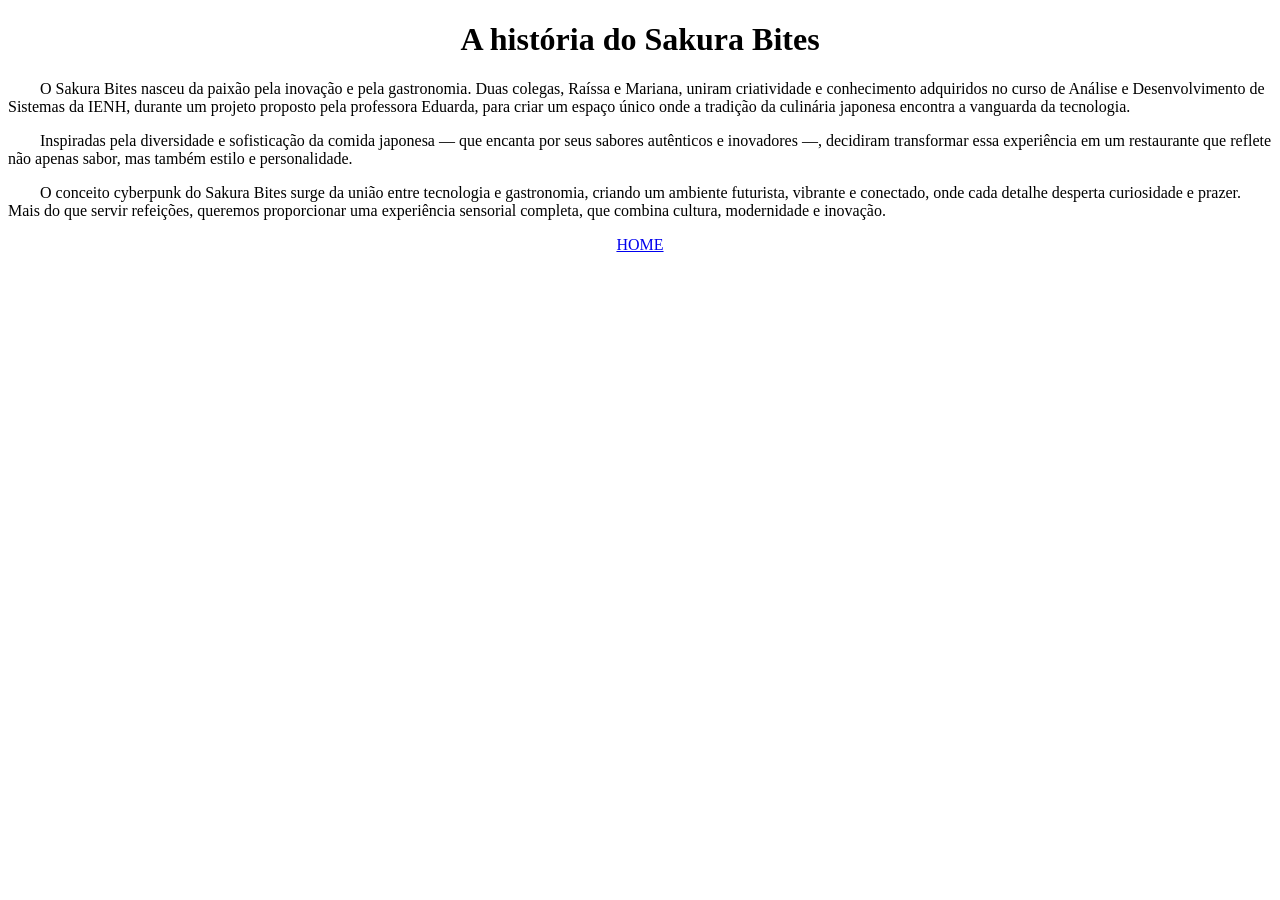
<file: Sakura-future/sobre.html>
<!doctype html>
<html lang="en">
  <head>
    <meta charset="UTF-8" />
    <meta name="viewport" content="width=device-width, initial-scale=1.0" />
    <title>Document</title>

    <style>
      body {
        font-family: Georgia;
      }

      h1 {
        text-align: center;
      }

      p {
        text-indent: 2em;
      }

      a {
        display: block;
        text-align: center;
      }
    </style>
  </head>
  <body>
    <h1>A história do Sakura Bites</h1>

    <p>
      O Sakura Bites nasceu da paixão pela inovação e pela gastronomia. Duas
      colegas, Raíssa e Mariana, uniram criatividade e conhecimento adquiridos
      no curso de Análise e Desenvolvimento de Sistemas da IENH, durante um
      projeto proposto pela professora Eduarda, para criar um espaço único onde
      a tradição da culinária japonesa encontra a vanguarda da tecnologia.
    </p>
    <p>
      Inspiradas pela diversidade e sofisticação da comida japonesa — que
      encanta por seus sabores autênticos e inovadores —, decidiram transformar
      essa experiência em um restaurante que reflete não apenas sabor, mas
      também estilo e personalidade.
    </p>
    <p>
      O conceito cyberpunk do Sakura Bites surge da união entre tecnologia e
      gastronomia, criando um ambiente futurista, vibrante e conectado, onde
      cada detalhe desperta curiosidade e prazer. Mais do que servir refeições,
      queremos proporcionar uma experiência sensorial completa, que combina
      cultura, modernidade e inovação.
    </p>
    <a href="index.html">HOME</a>
  </body>
</html>
</file>
<file: style.css>
:root {
  --fundo: #0a0a12;
  --fundo2: #0d0d1a;
  --texto: #e8e8f0;
  --texto-fraco: #5a5a7a;
  --ciano: #00ffff;
  --magenta: #ff00ff;
  --laranja: #ff8800;
  --borda: #1a1a2e;
}

* {
  margin: 0;
  padding: 0;
  box-sizing: border-box;
}

body {
  background: var(--fundo);
  color: var(--texto);
  font-family: sans-serif;

  background-image:
    linear-gradient(rgba(0, 255, 255, 0.03) 1px, transparent 1px),
    linear-gradient(90deg, rgba(0, 255, 255, 0.03) 1px, transparent 1px);
  background-size: 40px 40px;
}

nav {
  background: var(--fundo);
  border-bottom: 1px solid var(--ciano);
  padding: 16px 40px;
  display: flex;
  align-items: center;
  justify-content: space-between;
}
nav a {
  color: var(--ciano);
  text-decoration: none;
  font-family: "Courier New", monospace;
  font-size: 14px;
}
nav ul {
  list-style: none;
  display: flex;
  gap: 32px;
}

nav ul a {
  color: var(--texto-fraco);
}

nav ul a:hover {
  color: var(--ciano);
}

.principal-gradient {
  height: 4px;
  width: 100%;
  height: 100vh;
  display: flex;
  background-image: url("cozinha2.jpg");
  background-repeat: no-repeat;
  background-position: center;
  background-size: cover;
}

#principal {
  background: linear-gradient(
    to bottom,
    rgba(0, 0, 0, 0) 50%,
    var(--fundo) 100%
  );
  flex: 1;
  padding: 100px 40px;
  text-align: center;
  display: flex;
  flex-direction: column;
  align-items: center;
  justify-content: center;

  background-blend-mode: overlay;
  background-color: rgba(0, 0, 0, 0.6);
}

#principal h1 {
  font-family: "Courier New", monospace;
  font-size: 64px;
  color: var(--ciano);
  margin-bottom: 16px;
  text-shadow:
    0 0 20px var(--ciano),
    0 0 40px var(--ciano);
}

#principal p {
  font-size: 16px;
  color: var(--texto-fraco);
  margin-bottom: 12px;
  text-shadow: 2px 2px 12px rgba(0, 0, 0, 1);
  background: rgba(47, 35, 46, 0.7);
  padding: 8px 16px;
  border-radius: 4px;
  display: inline-block;
}

#principal a {
  display: inline-block;
  color: var(--ciano);
  border: 1px solid var(--ciano);
  padding: 12px 24px;
  font-family: "Courier New", monospace;
  font-size: 13px;
  text-decoration: none;
  margin: 20px 8px 0;
}

#principal a:hover {
  background: var(--ciano);
  color: var(--fundo);
}

#destaques {
  padding: 80px 40px;
  text-align: center;
}

#destaques h2 {
  font-family: "Courier New", monospace;
  font-size: 32px;
  color: var(--ciano);
  margin-bottom: 12px;
}

#destaques > p {
  color: var(--texto-fraco);
  margin-bottom: 48px;
}

article {
  background: var(--fundo2);
  border: 1px solid var(--borda);
  padding: 16px;
  margin-bottom: 12px;
  text-align: left;
  max-width: 900px;
  margin-left: auto;
  margin-right: auto;
}

article h3 {
  font-family: "Courier New", monospace;
  color: var(--ciano);
  margin-bottom: 8px;
}

article p {
  color: var(--texto-fraco);
  font-size: 14px;
  margin-bottom: 12px;
}

article span {
  font-family: "Courier New", monospace;
  color: var(--laranja);
  font-size: 18px;
}

#sobre {
  padding: 80px 60px;
  border-top: 1px solid var(--borda);
  max-width: 800px;
  margin-left: auto;
  margin-right: auto;
  text-align: center;
}

#sobre h2 {
  font-family: "Courier New", monospace;
  font-size: 32px;
  color: var(--ciano);
  margin-bottom: 28px;
  text-align: center;
}

#sobre p {
  color: var(--texto-fraco);
  font-size: 15px;
  line-height: 1.8;
  margin-bottom: 16px;
  max-width: 600px;
  text-align: center;
}

#sobre a {
  display: block;
  text-align: center;
  color: var(--ciano);
  font-family: "Courier New", monospace;
  font-size: 13px;
  text-decoration: none;
  border-bottom: 1px solid var(--ciano);
  padding-bottom: 2px;
  margin: top 16px;
}

#sobre a:hover {
  color: var(--magenta);
  border-color: var(--magenta);
  text-align: center;
}

#reserva {
  padding: 80px 40px;
  text-align: center;
  border-top: 1px solid var(--borda);
}

#reserva h2 {
  font-family: "Courier New", monospace;
  font-size: 32px;
  color: var(--ciano);
  margin-bottom: 16px;
}

#reserva p {
  color: var(--texto-fraco);
  margin-bottom: 32px;
}

#reserva a {
  display: inline-block;
  color: var(--ciano);
  border: 1px solid var(--ciano);
  padding: 12px 24px;
  font-family: "Courier New", monospace;
  font-size: 13px;
  text-decoration: none;
}

#reserva a:hover {
  background: var(--ciano);
  color: var(--fundo);
}

footer {
  padding: 48px 40px;
  border-top: 1px solid var(--borda);
}

footer p {
  color: var(--texto-fraco);
  font-size: 13px;
  margin-bottom: 8px;
}

footer nav {
  display: none;
  gap: 24px;
  margin: 16px 0;
  border: none;
  padding: 0;
}

footer nav a {
  color: var(--texto-fraco);
  font-size: 13px;
  text-decoration: none;
}

footer nav a:hover {
  color: var(--ciano);
}
#menu {
  padding: 80px 40px;
  max-width: 800px;
  margin: 0 auto;
}

#menu h1 {
  font-family: "Courier New", monospace;
  font-size: 48px;
  color: var(--ciano);
  margin-bottom: 8px;
}

#menu > p {
  color: var(--texto-fraco);
  margin-bottom: 48px;
}

#menu h2 {
  font-family: "Courier New", monospace;
  font-size: 13px;
  color: var(--magenta);
  letter-spacing: 0.2em;
  margin: 48px 0 16px;
  border-bottom: 1px solid var(--borda);
  padding-bottom: 8px;
}
#sobre-page {
  padding: 80px 40px;
  max-width: 800px;
  margin: 0 auto;
}

#sobre-page h1 {
  font-family: "Courier New", monospace;
  font-size: 48px;
  color: var(--ciano);
  margin-bottom: 8px;
}

#sobre-page > p {
  color: var(--texto-fraco);
  margin-bottom: 48px;
}

#sobre-page h2 {
  font-family: "Courier New", monospace;
  font-size: 13px;
  color: var(--magenta);
  letter-spacing: 0.2em;
  margin: 40px 0 16px;
  border-bottom: 1px solid var(--borda);
  padding-bottom: 8px;
}

#sobre-page p {
  color: var(--texto-fraco);
  font-size: 15px;
  line-height: 1.8;
  margin-bottom: 16px;
}
#numeros {
  display: grid;
  grid-template-columns: repeat(4, 1fr);
  gap: 20px;
  margin-top: 24px;
}

#numeros div {
  border: 1px solid var(--borda);
  padding: 24px;
  text-align: center;
}

#numeros strong {
  display: block;
  font-family: "Courier New", monospace;
  font-size: 36px;
  color: var(--ciano);
  margin-bottom: 8px;
}
#numeros span {
  font-size: 12px;
  color: var(--texto-fraco);
  letter-spacing: 0.1em;
}

#reservas-page {
  padding: 80px 40px;
  max-width: 600px;
  margin: 0 auto;
}

#reservas-page h1 {
  font-family: "Courier New", monospace;
  font-size: 48px;
  color: var(--ciano);
  margin-bottom: 8px;
}

#reservas-page > p {
  color: var(--texto-fraco);
  margin-bottom: 48px;
}

form {
  display: flex;
  flex-direction: column;
  gap: 8px;
}

label {
  font-family: "Courier New", monospace;
  font-size: 12px;
  color: var(--magenta);
  letter-spacing: 0.15em;
  margin-top: 16px;
}

input,
textarea {
  background: var(--fundo2);
  border: 1px solid var(--borda);
  color: var(--texto);
  padding: 12px 16px;
  font-family: "Courier New", monospace;
  font-size: 14px;
  width: 100%;
}

input:focus,
textarea:focus {
  outline: none;
  border-color: var(--ciano);
}

textarea {
  height: 120px;
  resize: vertical;
}

button {
  margin-top: 24px;
  background: transparent;
  border: 1px solid var(--ciano);
  color: var(--ciano);
  padding: 14px;
  font-family: "Courier New", monospace;
  font-size: 14px;
  letter-spacing: 0.1em;
  cursor: pointer;
}

button:hover {
  background: var(--ciano);
  color: var(--fundo);
}

.item-container {
  display: flex;
  justify-content: space-between;
  align-items: center;
  gap: 20px;
}

img {
  width: 120px;
  height: 120px;
  object-fit: cover;
  flex-shrink: 0;
  border: 1px solid var(--ciano);
}

#home_menu {
  color: var(--ciano);
  font-family: "Courier New", monospace;
  text-decoration: none;
  border-bottom: 1px solid var(--ciano);
  padding-bottom: 2px;
  display: inline-block;
  margin: 0 auto;
}

.btn-link {
  display: block;
  text-align: center;
  color: var(--ciano);
  border: 1px solid var(--ciano);
  padding: 12px 24px;
  font-family: "Courier New", monospace;
  font-size: 13px;
  text-decoration: none;
  margin-top: 32px;
  max-width: 300px;
  margin-left: auto;
  margin-right: auto;
}

.btn-link:hover {
  background: var(--ciano);
  color: var(--fundo);
}
</file>
<file: Sakura-future/style.css>
* {
  margin: 0;
  padding: 0;
  box-sizing: border-box;
}

.inicio-barra {
  position: fixed;
  top: 0;
  left: 0;
  width: 100%;
  height: 70px;
  display: flex;
  justify-content: center;
  align-items: center;
  padding: 0 40px;
  background-color: #df00d3;
  flex-direction: column;
  color: antiquewhite;
  text-decoration: none;
}

a {
  color: antiquewhite;
  text-decoration: none;
}

#principal {
  text-align: center;
  padding: 16px;
  display: inline-block;
  box-shadow: 4px 4px 10px rgba(189, 35, 35, 0.1);
  margin: 8px;
  border-radius: 8px;
  background-color: #38389c;
  backgraoud-size: cover;
  color: antiquewhite;
}

#fim_da_pagina {
  text-align: center;
  padding: 16px;
  display: inline-block;
  box-shadow: 4px 4px 10px rgba(189, 35, 35, 0.1);
  margin: 8px;
  border-radius: 8px;
  background-color: #38389c;
  backgraoud-size: cover;
  color: antiquewhite;
}

h3 {
  margin-bottom: 2px;
  color: rgb(198, 22, 221);
}

body {
  padding-top: 70px;
}
</file>
